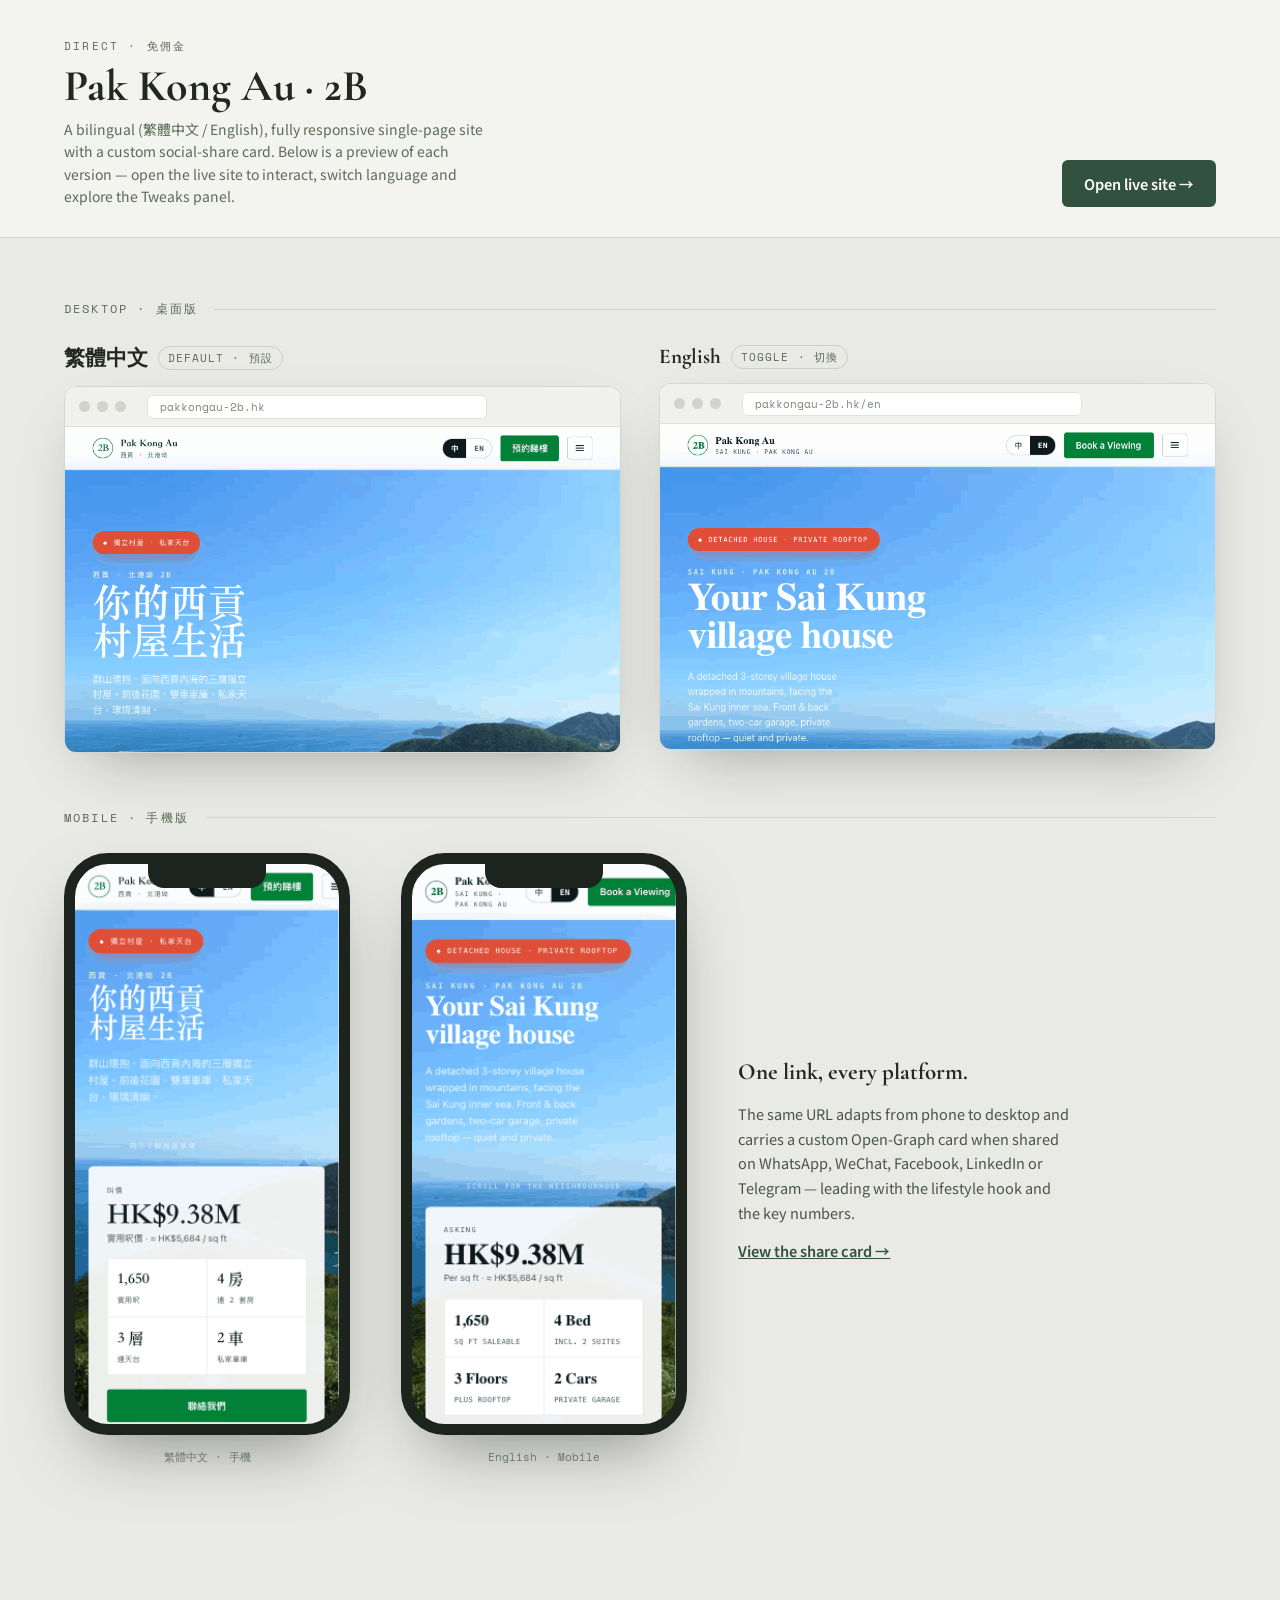
<file: overview.html>
<!DOCTYPE html>
<html lang="en">
<head>
<meta charset="UTF-8"/>
<meta name="viewport" content="width=device-width, initial-scale=1.0"/>
<title>Pak Kong Au 2B — Site Overview</title>
<link href="https://fonts.googleapis.com/css2?family=Cormorant+Garamond:wght@600;700&family=Noto+Sans+TC:wght@400;500;700&family=Space+Mono:wght@400;700&display=swap" rel="stylesheet"/>
<style>
  *{margin:0;padding:0;box-sizing:border-box;}
  body{font-family:"Noto Sans TC",system-ui,sans-serif;background:#e9e9e6;color:#23271f;
    -webkit-font-smoothing:antialiased;padding:0 0 90px;}
  a{color:inherit;}
  .head{padding:38px clamp(20px,5vw,64px) 30px;border-bottom:1px solid #d7d7d2;display:flex;
    justify-content:space-between;align-items:flex-end;gap:24px;flex-wrap:wrap;background:#f3f3f0;position:sticky;top:0;z-index:10;}
  .head h1{font-family:"Cormorant Garamond",serif;font-weight:700;font-size:clamp(28px,3.6vw,44px);line-height:1.04;}
  .head .k{font-family:"Space Mono",monospace;font-size:11px;letter-spacing:.2em;text-transform:uppercase;color:#5b6b54;margin-bottom:10px;}
  .head p{color:#5b6b54;font-size:14px;max-width:54ch;margin-top:8px;line-height:1.6;}
  .open{display:inline-flex;align-items:center;gap:9px;background:#33513f;color:#fff;border-radius:6px;
    padding:13px 22px;font-size:14.5px;font-weight:600;text-decoration:none;white-space:nowrap;}
  .open:hover{background:#26412f;}
  .wrap{padding:clamp(28px,5vw,56px) clamp(20px,5vw,64px);}
  .band{font-family:"Space Mono",monospace;font-size:12px;letter-spacing:.18em;text-transform:uppercase;
    color:#5b6b54;display:flex;align-items:center;gap:16px;margin:6px 0 26px;}
  .band::after{content:"";flex:1;height:1px;background:#d3d3ce;}
  .row{display:flex;gap:clamp(20px,3vw,40px);flex-wrap:wrap;margin-bottom:56px;}
  .col{flex:1 1 460px;min-width:300px;}
  .label{display:flex;align-items:center;gap:10px;margin-bottom:14px;}
  .label b{font-family:"Cormorant Garamond",serif;font-size:21px;font-weight:700;}
  .label .tag{font-family:"Space Mono",monospace;font-size:10.5px;letter-spacing:.1em;text-transform:uppercase;
    color:#5b6b54;border:1px solid #cfcfc9;border-radius:999px;padding:3px 9px;}

  .browser{background:#fff;border-radius:12px;overflow:hidden;box-shadow:0 24px 60px -28px rgba(20,28,20,.4);border:1px solid #d7d7d2;}
  .bbar{height:40px;background:#f0f0ec;border-bottom:1px solid #e2e2dd;display:flex;align-items:center;padding:0 14px;gap:7px;}
  .bbar i{width:11px;height:11px;border-radius:50%;background:#d3d3cd;display:block;}
  .bbar .url{margin-left:14px;background:#fff;border:1px solid #e2e2dd;border-radius:6px;height:24px;flex:1;max-width:340px;
    display:flex;align-items:center;padding:0 12px;font-family:"Space Mono",monospace;font-size:11px;color:#7a8a73;}
  .shot-d{display:block;width:100%;height:auto;}

  .phones{display:flex;gap:clamp(22px,4vw,52px);flex-wrap:wrap;align-items:flex-start;}
  .phone-col{display:flex;flex-direction:column;align-items:center;gap:14px;}
  .device{width:286px;height:582px;border-radius:44px;border:11px solid #1c241d;background:#1c241d;overflow:hidden;
    box-shadow:0 30px 70px -26px rgba(20,28,20,.5);position:relative;}
  .device .notch{position:absolute;top:0;left:50%;transform:translateX(-50%);width:118px;height:24px;background:#1c241d;
    border-radius:0 0 16px 16px;z-index:2;}
  .device img{width:100%;height:100%;object-fit:cover;object-position:top center;display:block;}
  .note{font-family:"Space Mono",monospace;font-size:11px;color:#7a8a73;text-align:center;}
  .aside{flex:1;min-width:280px;max-width:42ch;align-self:center;color:#4a5644;font-size:14.5px;line-height:1.7;}
  .aside h3{font-family:"Cormorant Garamond",serif;font-size:23px;font-weight:700;color:#23271f;margin-bottom:10px;}
  .aside a{color:#33513f;font-weight:600;text-decoration:underline;}
</style>
</head>
<body>
  <div class="head">
    <div>
      <div class="k">Direct · 免佣金</div>
      <h1>Pak Kong Au &middot; 2B</h1>
      <p>A bilingual (繁體中文 / English), fully responsive single-page site with a custom social-share card. Below is a preview of each version — open the live site to interact, switch language and explore the Tweaks panel.</p>
    </div>
    <a class="open" href="index.html" target="_blank">Open live site →</a>
  </div>

  <div class="wrap">
    <div class="band">Desktop · 桌面版</div>
    <div class="row">
      <div class="col">
        <div class="label"><b>繁體中文</b><span class="tag">Default · 預設</span></div>
        <div class="browser">
          <div class="bbar"><i></i><i></i><i></i><span class="url">pakkongau-2b.hk</span></div>
          <a href="index.html?lang=zh" target="_blank"><img class="shot-d" src="assets/shots/d-zh.png" alt="Traditional Chinese desktop"/></a>
        </div>
      </div>
      <div class="col">
        <div class="label"><b>English</b><span class="tag">Toggle · 切換</span></div>
        <div class="browser">
          <div class="bbar"><i></i><i></i><i></i><span class="url">pakkongau-2b.hk/en</span></div>
          <a href="index.html?lang=en" target="_blank"><img class="shot-d" src="assets/shots/d-en.png" alt="English desktop"/></a>
        </div>
      </div>
    </div>

    <div class="band">Mobile · 手機版</div>
    <div class="phones">
      <div class="phone-col">
        <div class="device"><div class="notch"></div><img src="assets/shots/mob-zh.png" alt="TC mobile"/></div>
        <div class="note">繁體中文 · 手機</div>
      </div>
      <div class="phone-col">
        <div class="device"><div class="notch"></div><img src="assets/shots/mob-en.png" alt="EN mobile"/></div>
        <div class="note">English · Mobile</div>
      </div>
      <div class="aside">
        <h3>One link, every platform.</h3>
        <p>The same URL adapts from phone to desktop and carries a custom Open-Graph card when shared on WhatsApp, WeChat, Facebook, LinkedIn or Telegram — leading with the lifestyle hook and the key numbers.</p>
        <p style="margin-top:14px;"><a href="og-card.html" target="_blank">View the share card →</a></p>
      </div>
    </div>
  </div>
</body>
</html>
</file>
